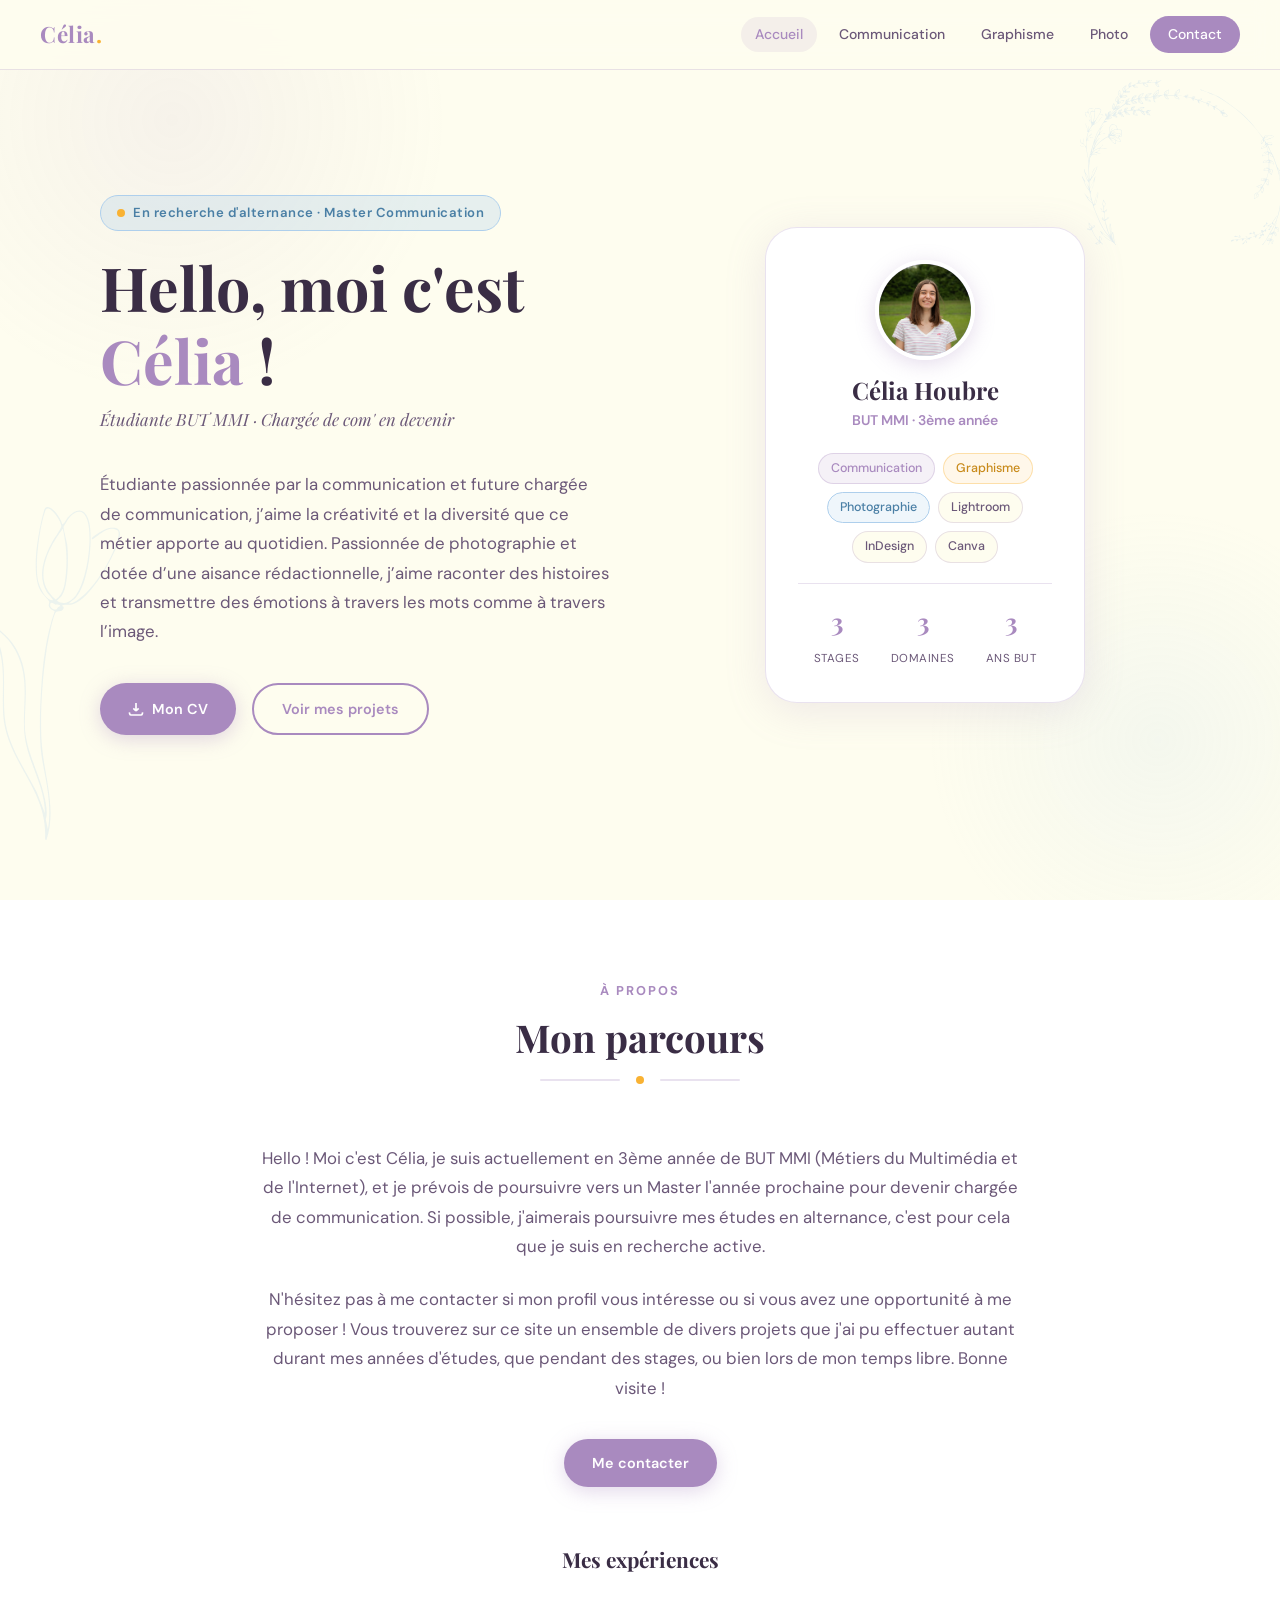
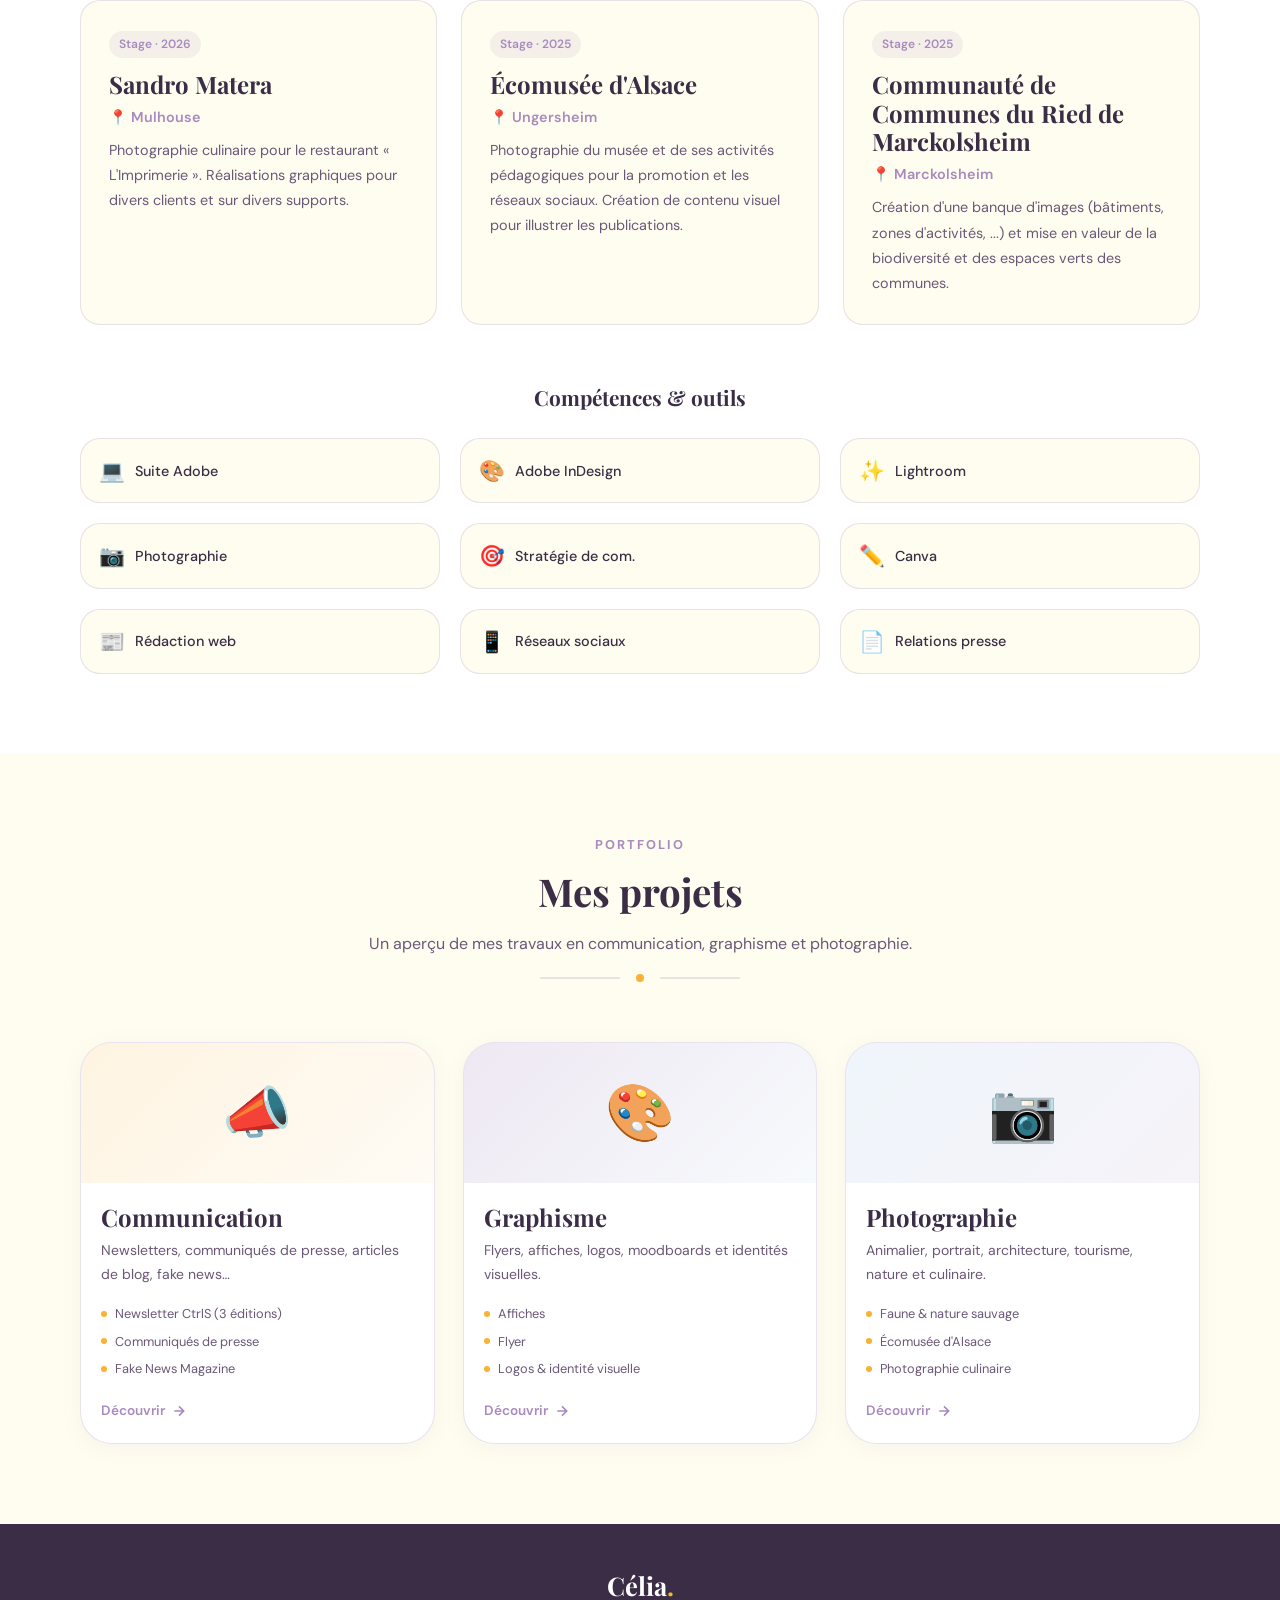
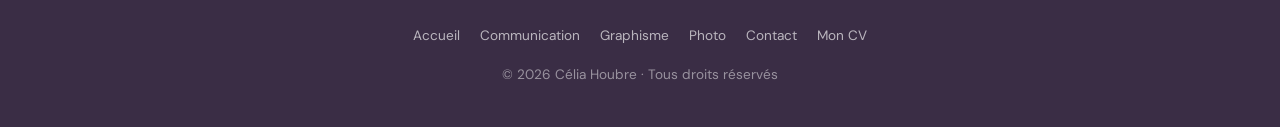
<file: index.html>
<!DOCTYPE html>
<html lang="fr">
<head>
  <meta charset="UTF-8">
  <meta name="viewport" content="width=device-width, initial-scale=1.0">
  <title>Célia Houbre — Portfolio MMI</title>
  <meta name="description" content="Portfolio de Célia Houbre, étudiante en BUT MMI – Communication, Graphisme & Photographie.">

  <!-- Google Fonts : Playfair Display (élégant) + DM Sans (lisible) -->
  <link rel="preconnect" href="https://fonts.googleapis.com">
  <link rel="preconnect" href="https://fonts.gstatic.com" crossorigin>
  <link href="https://fonts.googleapis.com/css2?family=Playfair+Display:ital,wght@0,400;0,600;0,700;1,400&family=DM+Sans:wght@300;400;500;600&display=swap" rel="stylesheet">
  <link rel="icon" type="image/svg+xml" href="assets/svg/favicon.svg">
  <link rel="stylesheet" href="css/style.css">

  <!-- Styles spécifiques page d'accueil -->
  <style>
    /* Fond animé décoratif (cercles doux) */
    .home-bg {
      position: fixed; inset: 0; z-index: -1; pointer-events: none;
      overflow: hidden;
    }
    .home-bg::before {
      content: '';
      position: absolute;
      top: -20%; left: -10%;
      width: 600px; height: 600px;
      background: radial-gradient(circle, rgba(169,138,191,0.09) 0%, transparent 65%);
      border-radius: 50%;
      animation: drift 18s ease-in-out infinite alternate;
    }
    .home-bg::after {
      content: '';
      position: absolute;
      bottom: -10%; right: -10%;
      width: 500px; height: 500px;
      background: radial-gradient(circle, rgba(174,207,236,0.12) 0%, transparent 65%);
      border-radius: 50%;
      animation: drift 22s ease-in-out infinite alternate-reverse;
    }
    @keyframes drift {
      from { transform: translate(0, 0) scale(1); }
      to   { transform: translate(40px, 30px) scale(1.08); }
    }

    /* Bannière hero full-width decorée */
    .hero-section {
      min-height: 100vh;
      display: flex;
      align-items: center;
      position: relative;
      overflow: hidden;
    }

    /* Plante hero décor */
    .hero-plant-right {
      position: absolute;
      right: -20px; top: 80px;
      width: 220px; opacity: 0.3;
      pointer-events: none;
    }
    .hero-plant-left {
      position: absolute;
      left: -20px; bottom: 60px;
      width: 140px; opacity: 0.22;
      pointer-events: none;
      transform: scaleX(-1);
    }

    /* Section compétences */
    .skills-section { background: white; }
    .skills-grid {
      display: grid;
      grid-template-columns: repeat(3, 1fr);
      gap: 20px;
    }
    .skill-pill {
      display: flex; align-items: center; gap: 10px;
      background: var(--jaune-pale);
      border: 1px solid var(--border);
      border-radius: var(--radius-md);
      padding: 14px 18px;
      font-size: 0.9rem;
      font-weight: 500;
    }

    .profile-avatar {
  width: 100px;
  height: 100px;
  border-radius: 50%;
  overflow: hidden;         /* coupe l'image en cercle */
  border: 4px solid white;
  box-shadow: 0 4px 20px rgba(169,138,191,0.3);
  margin: 0 auto 16px;
}

.profile-avatar img {
  width: 100%;
  height: 100%;
  object-fit: cover;        /* recadre sans déformer */
  object-position: center top; /* cadre sur le visage */
  display: block;
}
    .skill-pill .icon { font-size: 1.3rem; }

    @media (max-width: 768px) {
      .skills-grid { grid-template-columns: 1fr 1fr; }
    }
    @media (max-width: 480px) {
      .skills-grid { grid-template-columns: 1fr; }
    }
  </style>
</head>
<body>

<!-- Fond animé -->
<div class="home-bg"></div>

<!-- ======================================================
     HEADER
     Navigation principale fixe avec logo et liens de page
     ====================================================== -->
<header>
  <div class="logo" role="button" tabindex="0" aria-label="Retour accueil">
    Célia<span>.</span>
  </div>

  <button class="menu-toggle" aria-label="Ouvrir le menu" aria-expanded="false">
    <span></span><span></span><span></span>
  </button>

  <nav aria-label="Navigation principale">
    <a href="index.html" class="active">Accueil</a>
    <a href="comm.html">Communication</a>
    <a href="graphisme.html">Graphisme</a>
    <a href="photo.html">Photo</a>
    <a href="contact.html" class="nav-cta">Contact</a>
  </nav>
</header>

<!-- ======================================================
     HERO
     Section d'accueil avec présentation et carte profil
     ====================================================== -->
<section class="hero-section" aria-label="Présentation">
  <!-- Plantes décoratives -->
  <img src="assets/svg/plante2.svg" class="hero-plant-right" alt="" aria-hidden="true">
  <img src="assets/svg/tulipe.svg"  class="hero-plant-left"  alt="" aria-hidden="true">

  <div class="hero" style="width:100%">
    <!-- Texte gauche -->
    <div class="hero-text fade-up">
      <div class="hero-badge">En recherche d'alternance · Master Communication</div>

      <h1>Hello, moi c'est <span class="accent">Célia</span> !</h1>
      <p class="hero-subtitle">Étudiante BUT MMI · Chargée de com' en devenir</p>

      <p>
       Étudiante passionnée par la communication et future chargée de communication,
        j’aime la créativité et la diversité que ce métier apporte au quotidien.
        Passionnée de photographie et dotée d’une aisance rédactionnelle, j’aime raconter des histoires et transmettre des émotions 
        à travers les mots comme à travers l’image.


      </p>

      <div class="hero-actions">
        <a href="assets/pdf/CV_Celia_Houbre.pdf" target="_blank" class="btn btn-primary">
          <svg width="16" height="16" viewBox="0 0 24 24" fill="none" stroke="currentColor" stroke-width="2.5"><path d="M12 15V3m0 12-4-4m4 4 4-4M2 17l.621 2.485A2 2 0 0 0 4.561 21h14.878a2 2 0 0 0 1.94-1.515L22 17"/></svg>
          Mon CV
        </a>
        <a href="#apercu" class="btn btn-secondary">Voir mes projets</a>
      </div>
    </div>

    <!-- Carte profil droite -->
    <div class="hero-visual fade-up" style="transition-delay:0.15s">
      <div class="profile-card">
        <div class="profile-avatar">
          <img src="assets/img/Celia2.jpg" alt="Photo de Célia Houbre">
        </div>
        <h3>Célia Houbre</h3>
        <p class="role">BUT MMI · 3ème année</p>
        <div class="profile-tags">
          <span class="tag tag-violet">Communication</span>
          <span class="tag tag-jaune">Graphisme</span>
          <span class="tag tag-bleu">Photographie</span>
          <span class="tag">Lightroom</span>
          <span class="tag">InDesign</span>
          <span class="tag">Canva</span>
        </div>
        <div class="stat-row">
          <div class="stat-item">
            <span class="num" data-counter data-target="3" data-suffix="">3</span>
            <span class="label">Stages</span>
          </div>
          <div class="stat-item">
            <span class="num" data-counter data-target="3">3</span>
            <span class="label">Domaines</span>
          </div>
          <div class="stat-item">
            <span class="num" data-counter data-target="3">3</span>
            <span class="label">Ans BUT</span>
          </div>
        </div>
      </div>
    </div>
  </div>
</section>

<!-- ======================================================
     PRÉSENTATION COMPLÈTE
     Texte de présentation détaillé
     ====================================================== -->
<section class="experiences" aria-labelledby="presentation-title">
  <div class="section-inner">
    <div class="section-header">
      <span class="section-eyebrow">À propos</span>
      <h2 id="presentation-title">Mon parcours</h2>
      <div class="section-divider"><span class="dot"></span></div>
    </div>

    <div style="max-width:760px; margin:0 auto; text-align:center" class="fade-up">
      <p style="font-size:1.05rem; color:var(--texte-soft); margin-bottom:24px">
        Hello ! Moi c'est Célia, je suis actuellement en 3ème année de BUT MMI
        (Métiers du Multimédia et de l'Internet), et je prévois de poursuivre vers un Master
        l'année prochaine pour devenir chargée de communication.
        Si possible, j'aimerais poursuivre mes études en alternance, c'est pour cela que
        je suis en recherche active.
      </p>
      <p style="font-size:1.05rem; color:var(--texte-soft); margin-bottom:36px">
        N'hésitez pas à me contacter si mon profil vous intéresse ou si vous avez une
        opportunité à me proposer ! Vous trouverez sur ce site un ensemble de divers projets
        que j'ai pu effectuer autant durant mes années d'études, que pendant des stages,
        ou bien lors de mon temps libre. Bonne visite !
      </p>
      <a href="contact.html" class="btn btn-primary">Me contacter</a>
    </div>

    <!-- Expériences -->
    <h3 style="text-align:center; margin:60px 0 28px; font-size:1.3rem;">Mes expériences</h3>
    <div class="exp-grid">
      <div class="exp-card fade-up">
        <span class="period">Stage · 2026</span>
        <h3>Sandro Matera</h3>
        <p class="company">📍 Mulhouse</p>
        <p>Photographie culinaire pour le restaurant « L'Imprimerie ». Réalisations graphiques pour divers clients et sur divers supports.</p>
      </div>
      <div class="exp-card fade-up">
        <span class="period">Stage · 2025</span>
        <h3>Écomusée d'Alsace</h3>
        <p class="company">📍 Ungersheim</p>
        <p>Photographie du musée et de ses activités pédagogiques pour la promotion et les réseaux sociaux. Création de contenu visuel pour illustrer les publications.</p>
      </div>
      <div class="exp-card fade-up">
        <span class="period">Stage · 2025</span>
        <h3>Communauté de Communes du Ried de Marckolsheim</h3>
        <p class="company">📍 Marckolsheim</p>
        <p>Création d'une banque d'images (bâtiments, zones d'activités, ...) et mise en valeur de la biodiversité et des espaces verts des communes.</p>
      </div>
    </div>

    <!-- Compétences -->
    <h3 style="text-align:center; margin:60px 0 28px; font-size:1.3rem;">Compétences & outils</h3>
    <div class="skills-grid">
      <div class="skill-pill fade-up"><span class="icon">💻</span> Suite Adobe</div>
      <div class="skill-pill fade-up"><span class="icon">🎨</span> Adobe InDesign</div>
      <div class="skill-pill fade-up"><span class="icon">✨</span> Lightroom</div>
      <div class="skill-pill fade-up"><span class="icon">📷</span> Photographie</div>
      <div class="skill-pill fade-up"><span class="icon">🎯</span> Stratégie de com.</div>
      <div class="skill-pill fade-up"><span class="icon">✏️</span> Canva</div>
      <div class="skill-pill fade-up"><span class="icon">📰</span> Rédaction web</div>
      <div class="skill-pill fade-up"><span class="icon">📱</span> Réseaux sociaux</div>
      <div class="skill-pill fade-up"><span class="icon">📄</span> Relations presse</div>
    </div>
  </div>
</section>

<!-- ======================================================
     APERÇU PROJETS
     Cards cliquables menant vers chaque page catégorie
     ====================================================== -->
<section class="projets-apercu" id="apercu" aria-labelledby="apercu-title">
  <div class="section-inner">
    <div class="section-header">
      <span class="section-eyebrow">Portfolio</span>
      <h2 id="apercu-title">Mes projets</h2>
      <p>Un aperçu de mes travaux en communication, graphisme et photographie.</p>
      <div class="section-divider"><span class="dot"></span></div>
    </div>

    <div class="apercu-grid">
      <!-- Communication -->
      <a href="comm.html" class="apercu-cat fade-up" aria-label="Voir les projets communication">
        <div class="apercu-cat-header comm-bg">📣</div>
        <div class="apercu-cat-body">
          <h3>Communication</h3>
          <p class="desc">Newsletters, communiqués de presse, articles de blog, fake news…</p>
          <div class="apercu-mini-list">
            <div class="apercu-mini-item">Newsletter CtrlS (3 éditions)</div>
            <div class="apercu-mini-item">Communiqués de presse</div>
            <div class="apercu-mini-item">Fake News Magazine</div>
          </div>
          <span class="apercu-link">
            Découvrir
            <svg viewBox="0 0 24 24" fill="none" stroke="currentColor" stroke-width="2.5"><path d="M5 12h14M12 5l7 7-7 7"/></svg>
          </span>
        </div>
      </a>

      <!-- Graphisme -->
      <a href="graphisme.html" class="apercu-cat fade-up" aria-label="Voir les projets graphisme">
        <div class="apercu-cat-header graphisme-bg">🎨</div>
        <div class="apercu-cat-body">
          <h3>Graphisme</h3>
          <p class="desc">Flyers, affiches, logos, moodboards et identités visuelles.</p>
          <div class="apercu-mini-list">
            <div class="apercu-mini-item">Affiches</div>
            <div class="apercu-mini-item">Flyer</div>
            <div class="apercu-mini-item">Logos & identité visuelle</div>
          </div>
          <span class="apercu-link">
            Découvrir
            <svg viewBox="0 0 24 24" fill="none" stroke="currentColor" stroke-width="2.5"><path d="M5 12h14M12 5l7 7-7 7"/></svg>
          </span>
        </div>
      </a>

      <!-- Photo -->
      <a href="photo.html" class="apercu-cat fade-up" aria-label="Voir les projets photo">
        <div class="apercu-cat-header photo-bg">📷</div>
        <div class="apercu-cat-body">
          <h3>Photographie</h3>
          <p class="desc">Animalier, portrait, architecture, tourisme, nature et culinaire.</p>
          <div class="apercu-mini-list">
            <div class="apercu-mini-item">Faune & nature sauvage</div>
            <div class="apercu-mini-item">Écomusée d'Alsace</div>
            <div class="apercu-mini-item">Photographie culinaire</div>
          </div>
          <span class="apercu-link">
            Découvrir
            <svg viewBox="0 0 24 24" fill="none" stroke="currentColor" stroke-width="2.5"><path d="M5 12h14M12 5l7 7-7 7"/></svg>
          </span>
        </div>
      </a>
    </div>
  </div>
</section>

<!-- ======================================================
     FOOTER
     ====================================================== -->
<footer>
  <div class="footer-logo">Célia<span>.</span></div>
  <div class="footer-links">
    <a href="index.html">Accueil</a>
    <a href="comm.html">Communication</a>
    <a href="graphisme.html">Graphisme</a>
    <a href="photo.html">Photo</a>
    <a href="contact.html">Contact</a>
    <a href="assets/pdf/CV_Celia_Houbre.pdf" target="_blank">Mon CV</a>
  </div>
  <p>© 2026 Célia Houbre · Tous droits réservés</p>
</footer>

<script src="js/main.js"></script>
</body>
</html>
</file>
<file: css/style.css>
/* =============================================
   RESET & BASE
   Neutralise les marges/paddings par défaut
   du navigateur et définit box-sizing global
   ============================================= */
*, *::before, *::after {
  margin: 0;
  padding: 0;
  box-sizing: border-box;
}

html {
  scroll-behavior: smooth;
  font-size: 16px;
}

/* =============================================
   VARIABLES CSS
   Palette de Célia + tokens de design :
   violet, jaune, bleu, fond crème, typographies
   ============================================= */
:root {
  --violet:     #a98abf;
  --violet-dark:#8a6ba0;
  --violet-light:#d4b8e3;
  --jaune:      #f9b233;
  --jaune-pale: #fefdef;
  --bleu:       #aecfec;
  --bleu-light: #d6eaf8;
  --blanc:      #ffffff;
  --texte:      #3a2d45;
  --texte-soft: #6b5878;
  --border:     rgba(169, 138, 191, 0.25);
  --shadow:     0 8px 40px rgba(169, 138, 191, 0.18);
  --radius-sm:  12px;
  --radius-md:  20px;
  --radius-lg:  32px;
  --radius-xl:  48px;
  --font-display: 'Playfair Display', Georgia, serif;
  --font-body:    'DM Sans', 'Segoe UI', sans-serif;
}

/* =============================================
   TYPOGRAPHIE GLOBALE
   Playfair Display pour les titres (élégant),
   DM Sans pour le corps (lisibilité)
   ============================================= */
body {
  font-family: var(--font-body);
  background: var(--jaune-pale);
  color: var(--texte);
  overflow-x: hidden;
  line-height: 1.7;
}

h1, h2, h3 {
  font-family: var(--font-display);
  line-height: 1.2;
}

h1 { font-size: clamp(2.2rem, 5vw, 3.8rem); }
h2 { font-size: clamp(1.6rem, 3vw, 2.4rem); }
h3 { font-size: clamp(1.1rem, 2vw, 1.5rem); }

p { font-size: 1rem; line-height: 1.75; }

a { text-decoration: none; color: inherit; }

img { max-width: 100%; height: auto; display: block; }

/* =============================================
   HEADER & NAVIGATION
   Fixe en haut, fond blanc givré, logo et nav
   ============================================= */
header {
  position: fixed;
  top: 0; left: 0; right: 0;
  z-index: 1000;
  background: rgba(254, 253, 239, 0.88);
  backdrop-filter: blur(12px);
  border-bottom: 1px solid var(--border);
  padding: 0 40px;
  display: flex;
  align-items: center;
  justify-content: space-between;
  height: 70px;
  transition: box-shadow 0.3s ease;
}

header.scrolled {
  box-shadow: 0 4px 24px rgba(169,138,191,0.12);
}

/* Logo */
.logo {
  font-family: var(--font-display);
  font-size: 1.4rem;
  font-weight: 700;
  color: var(--violet);
  letter-spacing: 0.5px;
  cursor: pointer;
}
.logo span { color: var(--jaune); }

/* Navigation desktop */
nav {
  display: flex;
  align-items: center;
  gap: 8px;
}

nav a {
  font-size: 0.875rem;
  font-weight: 500;
  color: var(--texte-soft);
  padding: 6px 14px;
  border-radius: var(--radius-xl);
  transition: all 0.22s ease;
  white-space: nowrap;
}

nav a:hover {
  color: var(--violet);
  background: rgba(169,138,191,0.1);
}

nav a.active {
  color: var(--violet);
  background: rgba(169,138,191,0.12);
}

nav a.nav-cta {
  background: var(--violet);
  color: white;
  padding: 7px 18px;
}

nav a.nav-cta:hover {
  background: var(--violet-dark);
  transform: translateY(-1px);
}

/* Hamburger mobile */
.menu-toggle {
  display: none;
  flex-direction: column;
  gap: 5px;
  cursor: pointer;
  padding: 6px;
}
.menu-toggle span {
  display: block;
  width: 24px;
  height: 2px;
  background: var(--violet);
  border-radius: 2px;
  transition: all 0.3s ease;
}
.menu-toggle.active span:nth-child(1) { transform: translateY(7px) rotate(45deg); }
.menu-toggle.active span:nth-child(2) { opacity: 0; }
.menu-toggle.active span:nth-child(3) { transform: translateY(-7px) rotate(-45deg); }

/* =============================================
   HERO / HOME
   Grande section d'accueil avec présentation
   ============================================= */
.hero {
  min-height: 100vh;
  padding: 110px 60px 80px;
  display: grid;
  grid-template-columns: 1fr 1fr;
  align-items: center;
  gap: 60px;
  max-width: 1200px;
  margin: 0 auto;
  position: relative;
}

.hero-text { position: relative; z-index: 2; }

.hero-badge {
  display: inline-flex;
  align-items: center;
  gap: 8px;
  background: rgba(174, 207, 236, 0.3);
  border: 1px solid var(--bleu);
  color: #4a7fa5;
  padding: 6px 16px;
  border-radius: var(--radius-xl);
  font-size: 0.82rem;
  font-weight: 600;
  margin-bottom: 20px;
  letter-spacing: 0.5px;
}

.hero-badge::before {
  content: '';
  width: 8px; height: 8px;
  border-radius: 50%;
  background: var(--jaune);
  animation: pulse-dot 2s infinite;
}

@keyframes pulse-dot {
  0%, 100% { transform: scale(1); opacity: 1; }
  50% { transform: scale(1.4); opacity: 0.7; }
}

.hero-text h1 {
  color: var(--texte);
  margin-bottom: 8px;
}

.hero-text h1 .accent { color: var(--violet); }

.hero-subtitle {
  font-family: var(--font-display);
  font-size: 1.4rem;
  color: var(--violet-light);
  margin-bottom: 24px;
  font-style: italic;
}

.hero-text p {
  color: var(--texte-soft);
  max-width: 520px;
  margin-bottom: 36px;
  font-size: 1.05rem;
}

.hero-actions {
  display: flex;
  gap: 16px;
  flex-wrap: wrap;
}

/* Boutons */
.btn {
  display: inline-flex;
  align-items: center;
  gap: 8px;
  padding: 12px 28px;
  border-radius: var(--radius-xl);
  font-size: 0.9rem;
  font-weight: 600;
  font-family: var(--font-body);
  cursor: pointer;
  border: none;
  transition: all 0.25s ease;
  text-decoration: none;
}

.btn-primary {
  background: var(--violet);
  color: white;
  box-shadow: 0 4px 20px rgba(169,138,191,0.35);
}
.btn-primary:hover {
  background: var(--violet-dark);
  transform: translateY(-2px);
  box-shadow: 0 8px 28px rgba(169,138,191,0.45);
}

.btn-secondary {
  background: transparent;
  color: var(--violet);
  border: 2px solid var(--violet);
}
.btn-secondary:hover {
  background: rgba(169,138,191,0.08);
  transform: translateY(-2px);
}

.btn-jaune {
  background: var(--jaune);
  color: white;
  box-shadow: 0 4px 20px rgba(249,178,51,0.3);
}
.btn-jaune:hover {
  background: #e8a020;
  transform: translateY(-2px);
}

/* Carte profil hero */
.hero-visual {
  position: relative;
  display: flex;
  justify-content: center;
}

.profile-card {
  background: white;
  border-radius: var(--radius-lg);
  padding: 32px;
  box-shadow: var(--shadow);
  border: 1px solid var(--border);
  text-align: center;
  max-width: 320px;
  position: relative;
  z-index: 2;
}

.profile-avatar {
  width: 100px; height: 100px;
  border-radius: 50%;
  background: linear-gradient(135deg, var(--violet-light), var(--bleu));
  margin: 0 auto 16px;
  display: flex;
  align-items: center;
  justify-content: center;
  font-family: var(--font-display);
  font-size: 2.5rem;
  color: white;
  font-weight: 700;
  border: 4px solid white;
  box-shadow: 0 4px 20px rgba(169,138,191,0.3);
}

.profile-card h3 {
  color: var(--texte);
  margin-bottom: 4px;
}

.profile-card .role {
  color: var(--violet);
  font-size: 0.875rem;
  font-weight: 600;
  margin-bottom: 20px;
}

.profile-tags {
  display: flex;
  flex-wrap: wrap;
  gap: 8px;
  justify-content: center;
  margin-bottom: 20px;
}

.tag {
  background: var(--jaune-pale);
  border: 1px solid var(--border);
  color: var(--texte-soft);
  padding: 4px 12px;
  border-radius: var(--radius-xl);
  font-size: 0.78rem;
  font-weight: 500;
}

.tag-violet { background: rgba(169,138,191,0.12); border-color: rgba(169,138,191,0.3); color: var(--violet); }
.tag-jaune  { background: rgba(249,178,51,0.1);  border-color: rgba(249,178,51,0.35); color: #c88a1a; }
.tag-bleu   { background: rgba(174,207,236,0.2); border-color: var(--bleu); color: #4a7fa5; }

.stat-row {
  display: flex;
  justify-content: space-around;
  padding-top: 16px;
  border-top: 1px solid var(--border);
}

.stat-item { text-align: center; }
.stat-item .num {
  font-family: var(--font-display);
  font-size: 1.6rem;
  font-weight: 700;
  color: var(--violet);
  display: block;
}
.stat-item .label {
  font-size: 0.72rem;
  color: var(--texte-soft);
  text-transform: uppercase;
  letter-spacing: 0.5px;
}

/* Décorations SVG hero */
.hero-decor {
  position: absolute;
  pointer-events: none;
  z-index: 0;
  opacity: 0.45;
}
.hero-decor-1 { top: 60px; right: -40px; width: 180px; }
.hero-decor-2 { bottom: 40px; left: -30px; width: 120px; }

/* =============================================
   SECTIONS COMMUNES
   ============================================= */
section { width: 100%; }

.section-inner {
  max-width: 1200px;
  margin: 0 auto;
  padding: 80px 40px;
}

.section-header {
  text-align: center;
  margin-bottom: 60px;
}

.section-eyebrow {
  font-size: 0.8rem;
  font-weight: 700;
  letter-spacing: 2px;
  text-transform: uppercase;
  color: var(--violet);
  margin-bottom: 12px;
  display: block;
}

.section-header h2 {
  color: var(--texte);
  margin-bottom: 16px;
}

.section-header p {
  color: var(--texte-soft);
  max-width: 560px;
  margin: 0 auto;
}

/* Séparateur décoratif */
.section-divider {
  display: flex;
  align-items: center;
  gap: 16px;
  margin: 16px auto 0;
  max-width: 200px;
  justify-content: center;
}
.section-divider::before,
.section-divider::after {
  content: '';
  flex: 1;
  height: 2px;
  background: var(--border);
  border-radius: 2px;
}
.section-divider .dot {
  width: 8px; height: 8px;
  background: var(--jaune);
  border-radius: 50%;
}

/* =============================================
   EXPÉRIENCES (section home)
   ============================================= */
.experiences {
  background: white;
}

.exp-grid {
  display: grid;
  grid-template-columns: repeat(auto-fit, minmax(280px, 1fr));
  gap: 24px;
}

.exp-card {
  background: var(--jaune-pale);
  border: 1px solid var(--border);
  border-radius: var(--radius-md);
  padding: 28px;
  transition: transform 0.25s ease, box-shadow 0.25s ease;
}

.exp-card:hover {
  transform: translateY(-4px);
  box-shadow: var(--shadow);
}

.exp-card .period {
  display: inline-block;
  background: rgba(169,138,191,0.12);
  color: var(--violet);
  padding: 3px 10px;
  border-radius: var(--radius-xl);
  font-size: 0.75rem;
  font-weight: 600;
  margin-bottom: 12px;
}

.exp-card h3 { color: var(--texte); margin-bottom: 6px; }
.exp-card .company { color: var(--violet); font-weight: 600; margin-bottom: 8px; font-size: 0.9rem; }
.exp-card p { color: var(--texte-soft); font-size: 0.9rem; }

/* =============================================
   APERÇU PROJETS (section home)
   Cards cliquables vers les pages catégories
   ============================================= */
.projets-apercu { background: var(--jaune-pale); }

.apercu-grid {
  display: grid;
  grid-template-columns: repeat(3, 1fr);
  gap: 28px;
}

.apercu-cat {
  background: white;
  border-radius: var(--radius-lg);
  overflow: hidden;
  border: 1px solid var(--border);
  box-shadow: 0 4px 20px rgba(169,138,191,0.08);
  transition: all 0.3s ease;
  cursor: pointer;
  text-decoration: none;
  color: inherit;
  display: block;
}

.apercu-cat:hover {
  transform: translateY(-6px);
  box-shadow: var(--shadow);
}

.apercu-cat-header {
  height: 140px;
  display: flex;
  align-items: center;
  justify-content: center;
  font-size: 3.5rem;
  position: relative;
  overflow: hidden;
}

.apercu-cat-header.comm-bg   { background: linear-gradient(135deg, rgba(249,178,51,0.15), rgba(249,178,51,0.05)); }
.apercu-cat-header.graphisme-bg { background: linear-gradient(135deg, rgba(169,138,191,0.2), rgba(174,207,236,0.1)); }
.apercu-cat-header.photo-bg  { background: linear-gradient(135deg, rgba(174,207,236,0.2), rgba(169,138,191,0.1)); }

.apercu-cat-body { padding: 20px; }
.apercu-cat-body h3 { color: var(--texte); margin-bottom: 6px; }
.apercu-cat-body .desc { color: var(--texte-soft); font-size: 0.875rem; margin-bottom: 16px; }

.apercu-mini-list {
  display: flex;
  flex-direction: column;
  gap: 6px;
  margin-bottom: 16px;
}

.apercu-mini-item {
  display: flex;
  align-items: center;
  gap: 8px;
  font-size: 0.8rem;
  color: var(--texte-soft);
}
.apercu-mini-item::before {
  content: '';
  width: 6px; height: 6px;
  background: var(--jaune);
  border-radius: 50%;
  flex-shrink: 0;
}

.apercu-link {
  display: inline-flex;
  align-items: center;
  gap: 6px;
  color: var(--violet);
  font-size: 0.85rem;
  font-weight: 600;
  transition: gap 0.2s ease;
}
.apercu-link:hover { gap: 10px; }
.apercu-link svg { width: 16px; height: 16px; }

/* =============================================
   PAGE LAYOUT (pages internes)
   ============================================= */
.page-hero {
  background: white;
  padding: 110px 40px 60px;
  text-align: center;
  border-bottom: 1px solid var(--border);
  position: relative;
  overflow: hidden;
}

.page-hero-inner { max-width: 700px; margin: 0 auto; position: relative; z-index: 2; }
.page-hero span { display: block; }
.page-hero h1 { margin-bottom: 16px; }
.page-hero p { color: var(--texte-soft); font-size: 1.05rem; }

.page-hero-decor {
  position: absolute;
  pointer-events: none;
  opacity: 0.25;
}
.page-hero-decor-l { left: -60px; top: 10px; width: 200px; }
.page-hero-decor-r { right: -60px; bottom: 10px; width: 180px; transform: scaleX(-1); }

/* =============================================
   CARDS PROJETS génériques
   ============================================= */
.projects-section { background: var(--jaune-pale); }

.category-block { margin-bottom: 60px; }

.category-title {
  display: flex;
  align-items: center;
  gap: 14px;
  margin-bottom: 28px;
}

.category-icon {
  width: 44px; height: 44px;
  border-radius: 12px;
  background: rgba(169,138,191,0.12);
  display: flex; align-items: center; justify-content: center;
  font-size: 1.4rem;
  flex-shrink: 0;
}

.category-title h2 {
  font-size: 1.5rem;
  color: var(--texte);
}

.category-title .cat-count {
  font-size: 0.75rem;
  color: var(--texte-soft);
  background: var(--border);
  padding: 2px 10px;
  border-radius: 20px;
}

/* Grille projets */
.proj-grid {
  display: grid;
  grid-template-columns: repeat(auto-fit, minmax(300px, 1fr));
  gap: 24px;
}

.proj-card {
  background: white;
  border-radius: var(--radius-md);
  overflow: hidden;
  border: 1px solid var(--border);
  transition: all 0.3s ease;
  cursor: pointer;
}

.proj-card:hover {
  transform: translateY(-4px);
  box-shadow: var(--shadow);
}

.proj-card-thumb {
  height: 200px;
  background: linear-gradient(135deg, rgba(169,138,191,0.1), rgba(174,207,236,0.15));
  display: flex; align-items: center; justify-content: center;
  font-size: 3rem;
  overflow: hidden;
}

.proj-card-thumb img {
  width: 100%; height: 100%;
  object-fit: cover;
  object-position: top;
}

.proj-card-body { padding: 20px; }
.proj-card-body h3 { color: var(--texte); margin-bottom: 6px; font-size: 1.05rem; }
.proj-card-body p { color: var(--texte-soft); font-size: 0.875rem; margin-bottom: 14px; }

.proj-tags { display: flex; flex-wrap: wrap; gap: 6px; }

/* =============================================
   SECTION COMM
   ============================================= */

/* Newsletter slider */
.newsletter-slider {
  position: relative;
  overflow: hidden;
  border-radius: var(--radius-md);
  background: white;
  border: 1px solid var(--border);
  box-shadow: var(--shadow);
}

.slider-track {
  display: flex;
  transition: transform 0.4s cubic-bezier(0.4, 0, 0.2, 1);
}

.slide {
  flex-shrink: 0;
  width: 100%;
}

.slide img {
  width: 100%;
  max-height: 600px;
  object-fit: contain;
  object-position: top;
  background: #f8f5fe;
}

.slider-controls {
  display: flex;
  align-items: center;
  justify-content: center;
  gap: 16px;
  padding: 16px;
  background: white;
}

.slider-btn {
  width: 38px; height: 38px;
  border-radius: 50%;
  border: 2px solid var(--border);
  background: white;
  color: var(--violet);
  cursor: pointer;
  display: flex; align-items: center; justify-content: center;
  transition: all 0.2s ease;
  font-size: 1rem;
}
.slider-btn:hover { background: var(--violet); color: white; border-color: var(--violet); }

.slider-dots { display: flex; gap: 6px; }
.slider-dot {
  width: 8px; height: 8px;
  border-radius: 50%;
  background: var(--border);
  cursor: pointer;
  transition: all 0.2s ease;
}
.slider-dot.active { background: var(--violet); width: 20px; border-radius: 4px; }

/* Texte intro + contexte */
.intro-block {
  background: white;
  border-radius: var(--radius-md);
  padding: 28px;
  border-left: 4px solid var(--violet);
  border: 1px solid var(--border);
  border-left: 4px solid var(--violet);
  margin-bottom: 28px;
}
.intro-block p { color: var(--texte-soft); font-size: 0.95rem; }
.intro-block a { color: var(--violet); text-decoration: underline; }

/* PDF viewer / download card */
.pdf-card {
  background: white;
  border: 1px solid var(--border);
  border-radius: var(--radius-md);
  padding: 24px;
  display: flex;
  align-items: flex-start;
  gap: 20px;
  transition: all 0.25s ease;
  text-decoration: none;
  color: inherit;
}
.pdf-card:hover { box-shadow: var(--shadow); transform: translateY(-2px); }

.pdf-icon {
  width: 52px; height: 52px;
  background: rgba(169,138,191,0.1);
  border-radius: var(--radius-sm);
  display: flex; align-items: center; justify-content: center;
  font-size: 1.6rem;
  flex-shrink: 0;
}

.pdf-info h3 { color: var(--texte); margin-bottom: 4px; font-size: 1rem; }
.pdf-info p { color: var(--texte-soft); font-size: 0.85rem; margin-bottom: 10px; }

.pdf-actions { display: flex; gap: 10px; flex-wrap: wrap; }

.btn-sm {
  padding: 7px 16px;
  font-size: 0.8rem;
  border-radius: var(--radius-xl);
  display: inline-flex; align-items: center; gap: 6px;
  font-weight: 600;
  cursor: pointer;
  text-decoration: none;
  transition: all 0.2s ease;
}
.btn-sm-primary { background: var(--violet); color: white; border: none; }
.btn-sm-primary:hover { background: var(--violet-dark); }
.btn-sm-secondary { background: transparent; color: var(--violet); border: 2px solid var(--violet); }
.btn-sm-secondary:hover { background: rgba(169,138,191,0.1); }

/* =============================================
   SECTION PHOTO
   ============================================= */
.photo-category { margin-bottom: 64px; }

.photo-cat-header {
  margin-bottom: 20px;
}
.photo-cat-header h2 {
  font-size: 1.4rem;
  display: flex;
  align-items: center;
  gap: 10px;
  margin-bottom: 4px;
}
.photo-cat-header h2 .emoji { font-size: 1.3rem; }

.photo-cat-desc {
  background: rgba(174,207,236,0.15);
  border-left: 3px solid var(--bleu);
  border-radius: 0 var(--radius-sm) var(--radius-sm) 0;
  padding: 14px 18px;
  color: var(--texte-soft);
  font-size: 0.9rem;
  line-height: 1.7;
  margin-bottom: 20px;
}
.photo-cat-desc a { color: var(--violet); text-decoration: underline; }

/* Galerie masonry simulée */
.photo-gallery {
  display: grid;
  grid-template-columns: repeat(auto-fill, minmax(200px, 1fr));
  gap: 12px;
}

.photo-placeholder {
  background: linear-gradient(135deg, var(--bleu-light), rgba(169,138,191,0.15));
  border-radius: var(--radius-sm);
  aspect-ratio: 4/3;
  display: flex;
  flex-direction: column;
  align-items: center;
  justify-content: center;
  gap: 8px;
  font-size: 2rem;
  color: var(--texte-soft);
  border: 1px dashed var(--bleu);
  transition: all 0.25s ease;
}
.photo-placeholder:hover {
  transform: scale(1.02);
  border-color: var(--violet);
  background: rgba(169,138,191,0.1);
}
.photo-placeholder small {
  font-size: 0.7rem;
  font-family: var(--font-body);
  text-align: center;
  padding: 0 8px;
}

/* =============================================
   FAKE NEWS (MAGAZINE FLIPPER)
   ============================================= */
.magazine-viewer {
  background: white;
  border-radius: var(--radius-md);
  box-shadow: 0 16px 60px rgba(0,0,0,0.12);
  overflow: hidden;
  border: 1px solid var(--border);
}

.magazine-header {
  padding: 20px 24px 0;
  display: flex;
  align-items: center;
  gap: 12px;
}
.magazine-header h3 { font-size: 1rem; }

.magazine-pages {
  position: relative;
  background: #f5f0f8;
  overflow: hidden;
}

.pdf-frame {
  width: 100%;
  height: 600px;
  border: none;
  display: block;
}

/* =============================================
   SECTION GRAPHISME
   ============================================= */
.graphisme-grid {
  display: grid;
  grid-template-columns: repeat(auto-fill, minmax(220px, 1fr));
  gap: 16px;
}

.graphisme-item {
  background: white;
  border-radius: var(--radius-md);
  overflow: hidden;
  border: 1px solid var(--border);
  transition: all 0.25s ease;
  cursor: pointer;
}
.graphisme-item:hover {
  transform: translateY(-4px);
  box-shadow: var(--shadow);
}

.graphisme-thumb {
  height: 160px;
  background: linear-gradient(135deg, rgba(169,138,191,0.12), rgba(249,178,51,0.08));
  display: flex; align-items: center; justify-content: center;
  font-size: 2.5rem;
  overflow: hidden;
  position: relative;
}
.graphisme-thumb img {
  width: 100%; height: 100%;
  object-fit: cover;
  object-position: top;
}

.graphisme-label {
  padding: 12px 14px;
}
.graphisme-label h4 { font-size: 0.9rem; color: var(--texte); margin-bottom: 2px; }
.graphisme-label small { font-size: 0.75rem; color: var(--texte-soft); }

/* =============================================
   SECTION CONTACT
   ============================================= */
.contact-section {
  background: white;
}

.contact-grid {
  display: grid;
  grid-template-columns: 1fr 1fr;
  gap: 60px;
  align-items: start;
}

.contact-intro p {
  color: var(--texte-soft);
  margin-bottom: 20px;
  font-size: 1.05rem;
}

.contact-links {
  display: flex;
  flex-direction: column;
  gap: 14px;
  margin-bottom: 32px;
}

.contact-link-item {
  display: flex;
  align-items: center;
  gap: 16px;
  padding: 16px 20px;
  background: var(--jaune-pale);
  border: 1px solid var(--border);
  border-radius: var(--radius-md);
  text-decoration: none;
  color: var(--texte);
  transition: all 0.25s ease;
}
.contact-link-item:hover {
  border-color: var(--violet);
  background: rgba(169,138,191,0.06);
  transform: translateX(4px);
}

.contact-link-icon {
  width: 42px; height: 42px;
  border-radius: var(--radius-sm);
  display: flex; align-items: center; justify-content: center;
  font-size: 1.3rem;
  flex-shrink: 0;
}
.icon-mail   { background: rgba(249,178,51,0.15); }
.icon-phone  { background: rgba(174,207,236,0.25); }
.icon-li     { background: rgba(169,138,191,0.15); }
.icon-flickr { background: rgba(174,207,236,0.2); }
.icon-insta  { background: rgba(249,178,51,0.12); }

.contact-link-info { flex: 1; }
.contact-link-info strong { display: block; font-size: 0.85rem; color: var(--texte); }
.contact-link-info span { font-size: 0.8rem; color: var(--texte-soft); }

.contact-cv-box {
  background: linear-gradient(135deg, rgba(169,138,191,0.1), rgba(174,207,236,0.12));
  border: 1px solid var(--border);
  border-radius: var(--radius-md);
  padding: 28px;
  text-align: center;
}
.contact-cv-box h3 { margin-bottom: 10px; }
.contact-cv-box p { color: var(--texte-soft); font-size: 0.9rem; margin-bottom: 20px; }

.contact-visual {
  position: relative;
}

.contact-illustration {
  background: linear-gradient(135deg, rgba(169,138,191,0.08), rgba(174,207,236,0.15));
  border-radius: var(--radius-lg);
  padding: 40px;
  text-align: center;
  border: 1px solid var(--border);
}
.contact-illustration .big-emoji { font-size: 5rem; display: block; margin-bottom: 20px; }
.contact-illustration h3 { margin-bottom: 10px; }
.contact-illustration p { color: var(--texte-soft); font-size: 0.9rem; }

/* =============================================
   FOOTER
   ============================================= */
footer {
  background: var(--texte);
  color: rgba(255,255,255,0.8);
  padding: 40px;
  text-align: center;
}

footer .footer-logo {
  font-family: var(--font-display);
  font-size: 1.6rem;
  font-weight: 700;
  color: white;
  margin-bottom: 8px;
}
footer .footer-logo span { color: var(--jaune); }

footer p { font-size: 0.85rem; opacity: 0.6; margin-top: 12px; }

footer .footer-links {
  display: flex;
  justify-content: center;
  gap: 20px;
  margin: 16px 0;
  flex-wrap: wrap;
}
footer .footer-links a {
  color: rgba(255,255,255,0.65);
  font-size: 0.85rem;
  transition: color 0.2s;
}
footer .footer-links a:hover { color: var(--violet-light); }

/* =============================================
   PLANTES DÉCORATIVES
   Positionnées de façon absolue sur le fond
   des pages pour enrichir la mise en page
   ============================================= */
.plant-decor {
  position: absolute;
  pointer-events: none;
  z-index: 0;
  opacity: 0.18;
}

/* =============================================
   ANIMATIONS D'ENTRÉE AU SCROLL
   Classe .reveal ajoutée par JS quand l'élément
   entre dans le viewport
   ============================================= */
.fade-up {
  opacity: 0;
  transform: translateY(30px);
  transition: opacity 0.6s ease, transform 0.6s ease;
}
.fade-up.visible {
  opacity: 1;
  transform: translateY(0);
}

/* Délais en cascade */
.fade-up:nth-child(1) { transition-delay: 0.05s; }
.fade-up:nth-child(2) { transition-delay: 0.12s; }
.fade-up:nth-child(3) { transition-delay: 0.19s; }
.fade-up:nth-child(4) { transition-delay: 0.26s; }
.fade-up:nth-child(5) { transition-delay: 0.33s; }

/* =============================================
   MODAL LIGHTBOX (pour photos)
   ============================================= */
.lightbox {
  display: none;
  position: fixed;
  inset: 0;
  background: rgba(0,0,0,0.85);
  z-index: 9999;
  align-items: center;
  justify-content: center;
  padding: 20px;
}
.lightbox.open { display: flex; }
.lightbox-inner { position: relative; max-width: 90vw; max-height: 90vh; }
.lightbox-inner img { border-radius: var(--radius-sm); max-height: 90vh; object-fit: contain; }
.lightbox-close {
  position: absolute;
  top: -12px; right: -12px;
  width: 36px; height: 36px;
  background: white;
  border-radius: 50%;
  border: none;
  cursor: pointer;
  font-size: 1.2rem;
  display: flex; align-items: center; justify-content: center;
  box-shadow: 0 4px 16px rgba(0,0,0,0.2);
  transition: transform 0.2s;
}
.lightbox-close:hover { transform: scale(1.1); }

/* =============================================
   RESPONSIVE
   ============================================= */
@media (max-width: 1024px) {
  .apercu-grid { grid-template-columns: 1fr 1fr; }
  .contact-grid { grid-template-columns: 1fr; gap: 40px; }
}

@media (max-width: 768px) {
  header { padding: 0 20px; }

  nav {
    display: none;
    position: fixed;
    top: 70px; left: 0; right: 0;
    background: rgba(254,253,239,0.97);
    backdrop-filter: blur(12px);
    flex-direction: column;
    padding: 24px 20px;
    border-bottom: 1px solid var(--border);
    gap: 4px;
    z-index: 999;
  }
  nav.open { display: flex; }
  nav a { width: 100%; padding: 12px 16px; border-radius: var(--radius-sm); }
  .menu-toggle { display: flex; }

  .hero {
    grid-template-columns: 1fr;
    padding: 100px 20px 60px;
    text-align: center;
    gap: 40px;
  }
  .hero-text p { margin: 0 auto 32px; }
  .hero-actions { justify-content: center; }
  .hero-decor { display: none; }
  .profile-card { max-width: 100%; }

  .section-inner { padding: 60px 20px; }
  .apercu-grid { grid-template-columns: 1fr; }
  .proj-grid { grid-template-columns: 1fr; }
  .page-hero { padding: 100px 20px 50px; }
  .page-hero-decor { display: none; }
  .photo-gallery { grid-template-columns: repeat(2, 1fr); }
  .graphisme-grid { grid-template-columns: repeat(2, 1fr); }

  .contact-grid { grid-template-columns: 1fr; }
}

@media (max-width: 480px) {
  .photo-gallery { grid-template-columns: 1fr 1fr; }
  .graphisme-grid { grid-template-columns: 1fr 1fr; }
}
</file>
